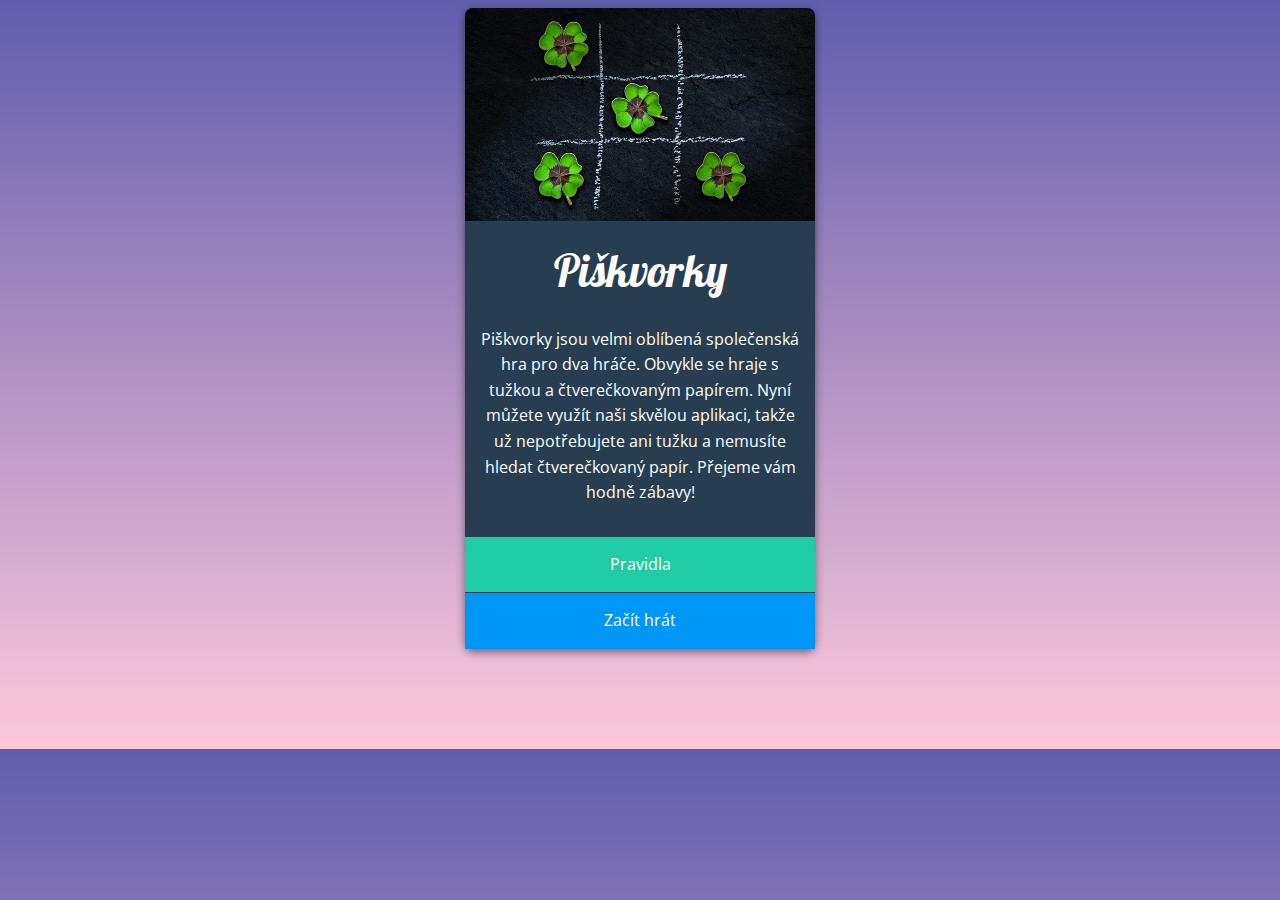
<file: index.html>
<!DOCTYPE html>
<html lang="en">
<head>
    <meta charset="UTF-8">
    <meta name="viewport" content="width=device-width, initial-scale=1.0">
    <title>Zahrajte si piškvorky</title>
    <link rel="stylesheet" type="text/css" href="styly.css">
    <link href="https://fonts.googleapis.com/css2?family=Lobster&family=Open+Sans&display=swap" rel="stylesheet">
</head>
<body>
    <div class="profil">

        <img class="foto" src="uvodni.jpg" alt="Foto piškvorky">

        <div class="obsah">

            <h1 class="nadpis">Piškvorky</h1>
            <p>Piškvorky jsou velmi oblíbená společenská hra pro dva hráče. Obvykle se hraje s tužkou a čtverečkovaným papírem. Nyní můžete využít naši skvělou aplikaci, takže už nepotřebujete ani tužku a nemusíte hledat čtverečkovaný papír. Přejeme vám hodně zábavy!</p>
        
        </div>

        <ul class="odkazy">

            <li class="pravidla"><a href="index.html">Pravidla</a></li>
            <li class="hrat"><a href="index.html">Začít hrát</a></li>

        </ul>
        
    </div>
</body>
</html>
</file>
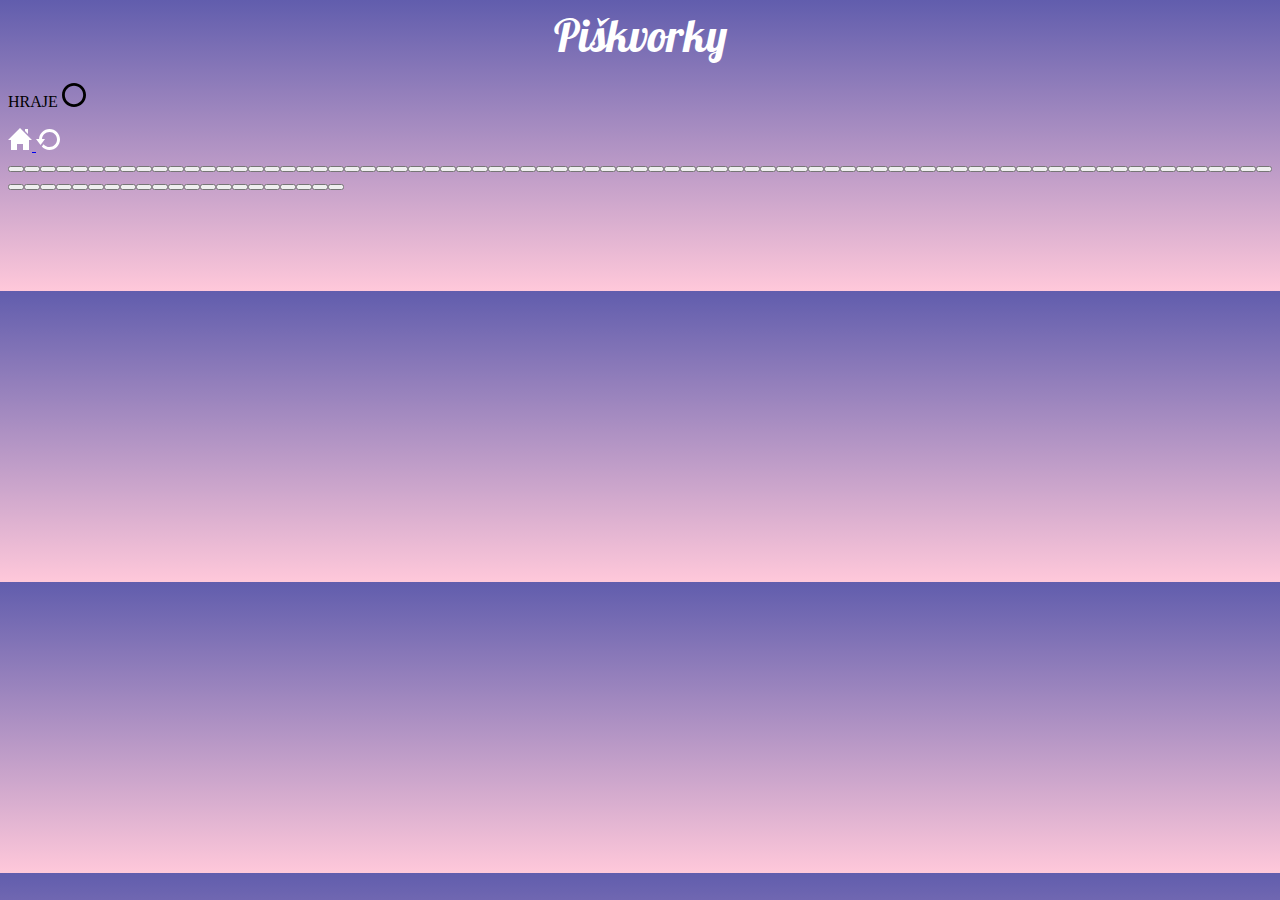
<file: hra.html>
<!DOCTYPE html>
<html lang="en">
<head>
    <meta charset="UTF-8">
    <meta name="viewport" content="width=device-width, initial-scale=1.0">
    <title>Zahrajte si piškvorky</title>
    <link rel="stylesheet" type="text/css" href="styly.css">
    <link href="https://fonts.googleapis.com/css2?family=Lobster&family=Open+Sans&display=swap" rel="stylesheet">
</head>
<body>
    <div class="hra">
        <h1 class="nadpis">Piškvorky</h1>
        <div class="horni">
            <p class="hraje">HRAJE <img class="ikonka" src="circle.svg" alt="kolečko"></p>
            <div class="tlacitka">
                <a class="domu" href="index.html"> <img class="domecek" src="domu.svg" alt="domek"> </a>
                <a class="znovu" href="hra.html"> <img class="restart" src="restart.svg" alt="domek"> </a>
            </div>
        </div>
        <div class="pole">
            <button class="button"></button>
        </div>
    </div>
<script> 
    function multiplyNode(node, count, deep) {
        for (var i = 0, copy; i < count - 1; i++) {
            copy = node.cloneNode(deep);
            node.parentNode.insertBefore(copy, node);
        }
    }
    multiplyNode(document.querySelector('.button'), 100, true);
</script>   
<!-- zdroj kodu https://stackoverflow.com/questions/30267973/how-to-repeat-div-element-n-times-in-html/30268827 -->
</body>
</html>
</file>
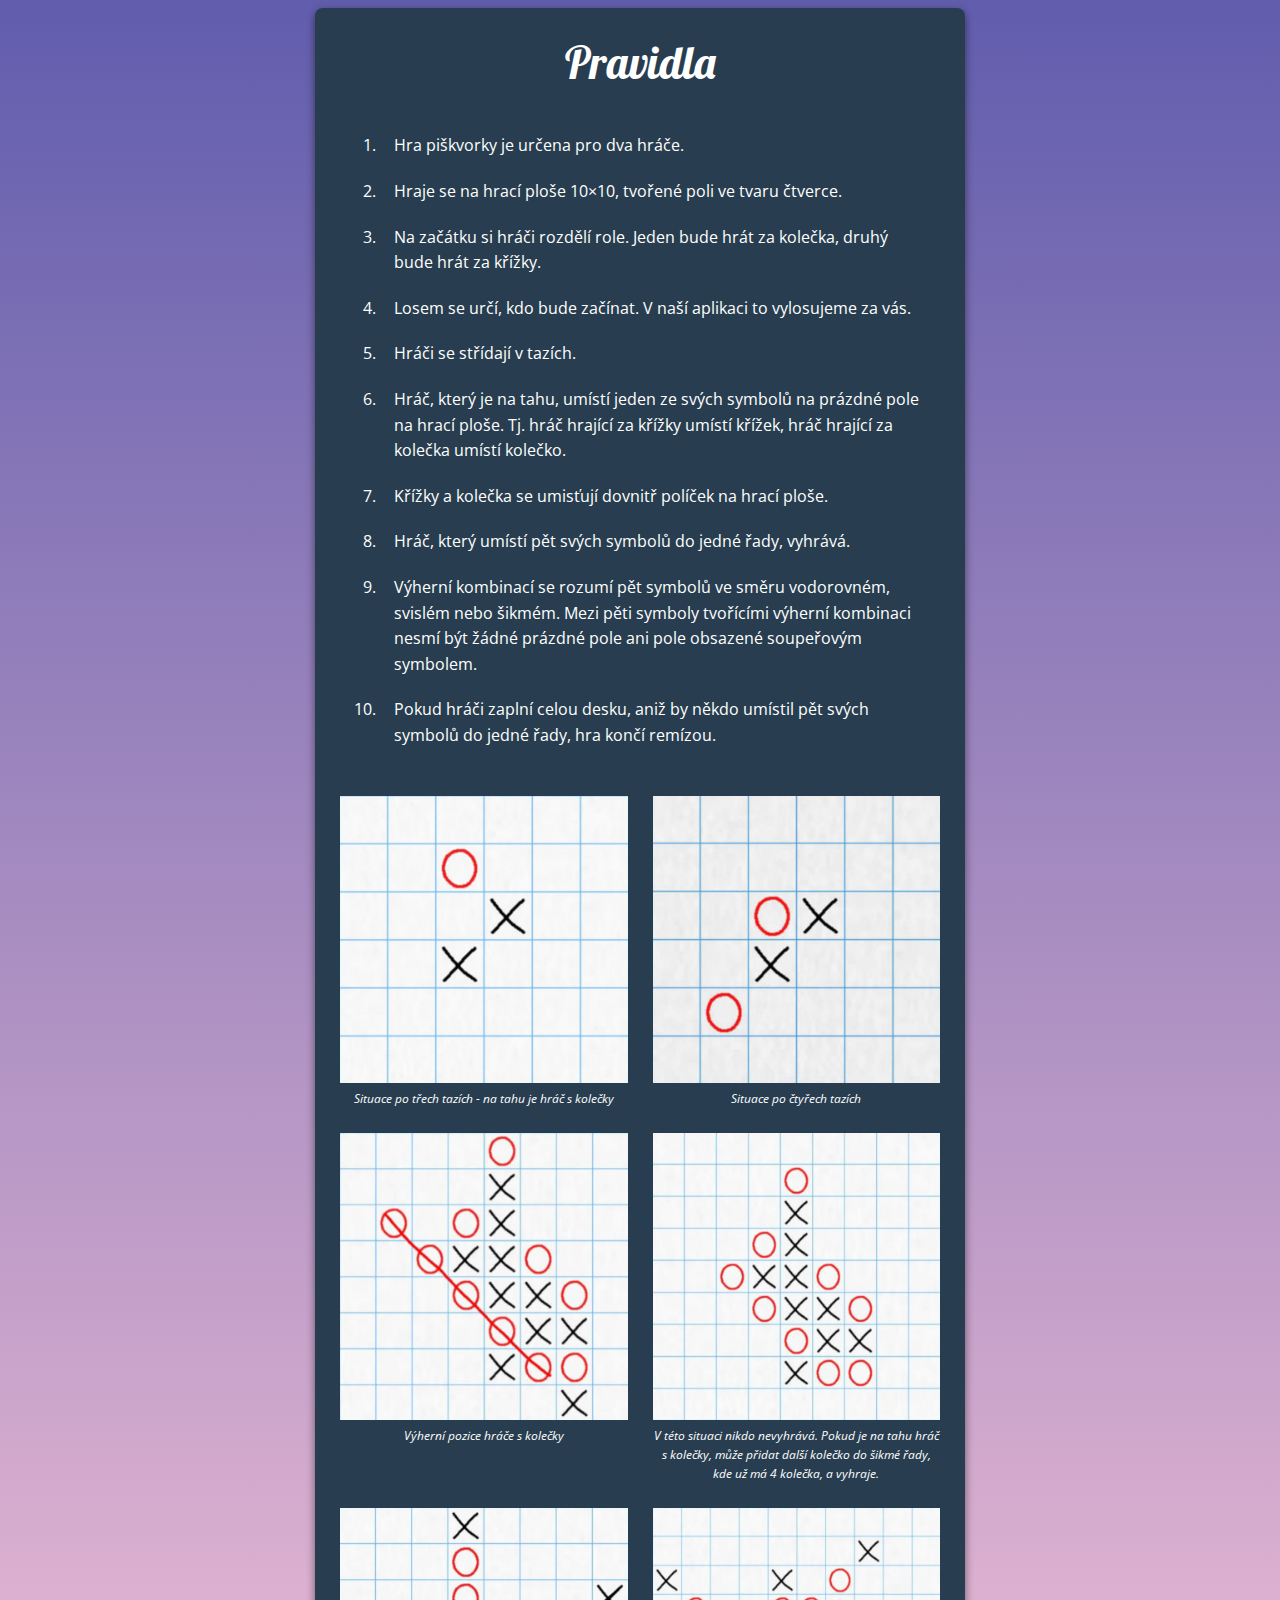
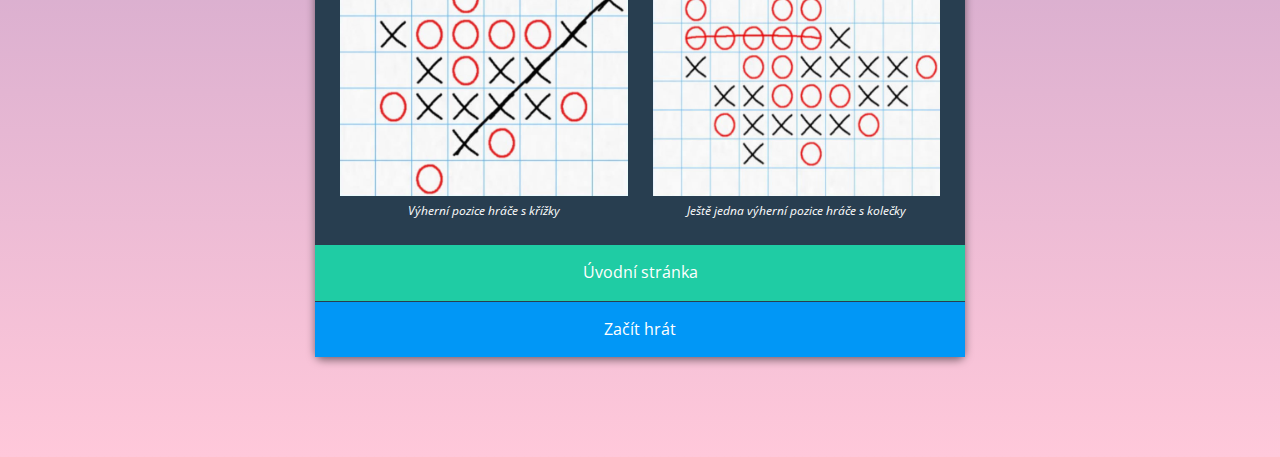
<file: pravidla.html>
<!DOCTYPE html>
<html lang="en">
<head>
    <meta charset="UTF-8">
    <meta name="viewport" content="width=device-width, initial-scale=1.0">
    <link rel="stylesheet" href="styly.css" />
    <link href="https://fonts.googleapis.com/css2?family=Lobster&family=Open+Sans&display=swap" rel="stylesheet">
    <title>Document</title>
</head>
<body>
    <div class=kontejner>
        <div class="pravidladva">
            <h1 class="nadpis">Pravidla</h1>
            <ol>
                <li>Hra piškvorky je určena pro dva hráče.</li>
                <li>Hraje se na hrací ploše 10×10, tvořené poli ve tvaru čtverce.</li>
                <li>Na začátku si hráči rozdělí role. Jeden bude hrát za kolečka, druhý bude hrát za křížky.
                <li>Losem se určí, kdo bude začínat. V naší aplikaci to vylosujeme za vás.
                <li>Hráči se střídají v tazích.
                <li>Hráč, který je na tahu, umístí jeden ze svých symbolů na prázdné pole na hrací ploše. Tj. hráč hrající za křížky umístí křížek, hráč hrající za kolečka umístí kolečko.
                <li>Křížky a kolečka se umisťují dovnitř políček na hrací ploše.
                <li>Hráč, který umístí pět svých symbolů do jedné řady, vyhrává.
                <li>Výherní kombinací se rozumí pět symbolů ve směru vodorovném, svislém nebo šikmém. Mezi pěti symboly tvořícími výherní kombinaci nesmí být žádné prázdné pole ani pole obsazené soupeřovým symbolem.
                <li>Pokud hráči zaplní celou desku, aniž by někdo umístil pět svých symbolů do jedné řady, hra končí remízou.
            </ol>
        </div>
        <div class="ukazky">
            <figure>
                <img class="ukazka" src="instructions-01.jpg" alt="instukce 1">
                <figcaption>Situace po třech tazích - na tahu je hráč s kolečky</figcaption>
            </figure>
            <figure>
                <img class="ukazka" src="instructions-02.jpg" alt="instukce 2">
                <figcaption>Situace po čtyřech tazích</figcaption>
            </figure>
            <figure>
                <img class="ukazka" src="instructions-03.jpg" alt="instukce 3">
                <figcaption>Výherní pozice hráče s kolečky</figcaption>
            </figure>
            <figure>
                <img class="ukazka" src="instructions-04.jpg" alt="instukce 4">
                <figcaption>V této situaci nikdo nevyhrává. Pokud je na tahu hráč s kolečky, může přidat další kolečko do šikmé řady, kde už má 4 kolečka, a vyhraje.</figcaption>
            </figure>
            <figure>
                <img class="ukazka" src="instructions-05.jpg" alt="instukce 5">
                <figcaption>Výherní pozice hráče s křížky</figcaption>
            </figure>
            <figure>
                <img class="ukazka" src="instructions-06.jpg" alt="instukce 6">
                <figcaption>Ještě jedna výherní pozice hráče s kolečky</figcaption>
        </div>
        <ul class="odkazy">
    
            <li class="pravidla"><a href="index.html">Úvodní stránka</a></li>
            <li class="hrat"><a href="index.html">Začít hrát</a></li>
    
        </ul>

    </div>
</body>
</html>
</file>
<file: styly.css>
/*Barva textu #ffffff.
Podkladová tmavě modrá #283e50.
Tlačítko Pravidla #1fcca4. A po najetí myši #1cbb96.
Tlačítko Začít hrát #0197f6. Po najetí #0090e9.
Gradient v pozadí jde z fialové #615dad do růžové #ffc8da.
Nadpis Piškvorky je fontem Lobster*/

html {
    box-sizing: border-box;
}
body {
    background: linear-gradient(180deg, rgba(97,93,173,1) 0%, rgba(255,200,218,1) 100%);
	display: flex;
	justify-content: center;
	margin-bottom: 100px;
}

.profil {
    width: 350px;
    border-radius: 8px;
	font-family: 'Open sans', sans-serif;
	font-size: 16px;
	background-color: #283e50;
	color: #ffffff;
    box-shadow: 0 3px 8px rgba(0, 0, 0, 0.5);
    text-align: center;
    line-height: 1.6;
}

.foto {
	display: block;
    width: 100%;
    height: auto;
    border-radius: 8px 8px 0 0;
}
.obsah {
	padding: 15px 15px 15px 15px;
}

.nadpis {
	margin: 0 0 20px 0;
	font-family: 'Lobster', sans-serif, cursive;
	font-size: 44px;
	font-weight: normal;
    color: #fff;
    text-align: center;
}

.odkazy {
	margin: 0;
	padding: 0;
	list-style: none;
}

.pravidla {
    background-color: #1fcca4;
    width: 100%;
}
.hrat {
    background-color: #0197f6;
    width: 100%;
	border-top: 1px solid #283e50;
}

.odkazy a {
	display: block;
	padding: 15px;
	font-family: 'Open sans', sans-serif;
	text-align: center;
	text-decoration: none;
	color: #ffffff;
}

.pravidla a:hover {
	background-color: #1cbb96;
}
.hrat a:hover {
	background-color: #0090e9;
}

/*.............pravidla............*/
.kontejner {
	border-radius: 8px;
	font-family: 'Open sans', sans-serif;
	font-size: 16px;
	background-color: #283e50;
	color: #ffffff;
    box-shadow: 0 3px 8px rgba(0, 0, 0, 0.5);
	line-height: 1.6;
	padding-top: 20px;
}
ol {
	margin: 25px;
}
ol li {
	padding: 10px 14px;
}
figure {
	font-style: italic;
	text-align: center;
	margin: 0 0 30px 0;
	font-size: 12px;
	width: fit-content;
}
.ukazky {
	display: flex;
	flex-wrap: wrap;
	margin: 0 25px;

}	

@media (max-width: 540px) {
	.kontejner {
		width: 340px;
	}
	.ukazka {
		width: 100%;
	}
}
@media (min-width: 540px) and (max-width: 960px) {
	.kontejner {
		width: 650px;
	}
	.ukazka {
		width: 100%;
	}
	figure {
		flex-basis: 46%;
		margin: 12.5px;
	}
	.ukazky {
		margin: 12.5px;
	}
}
@media (min-width: 960px) {
	.kontejner {
		width: 650px;
	}
	.ukazka {
		width: 100%;
	}
	figure {
		flex-basis: 46%;
		margin: 12.5px;
	}
	.ukazky {
		margin: 12.5px;
	}
}
</file>
